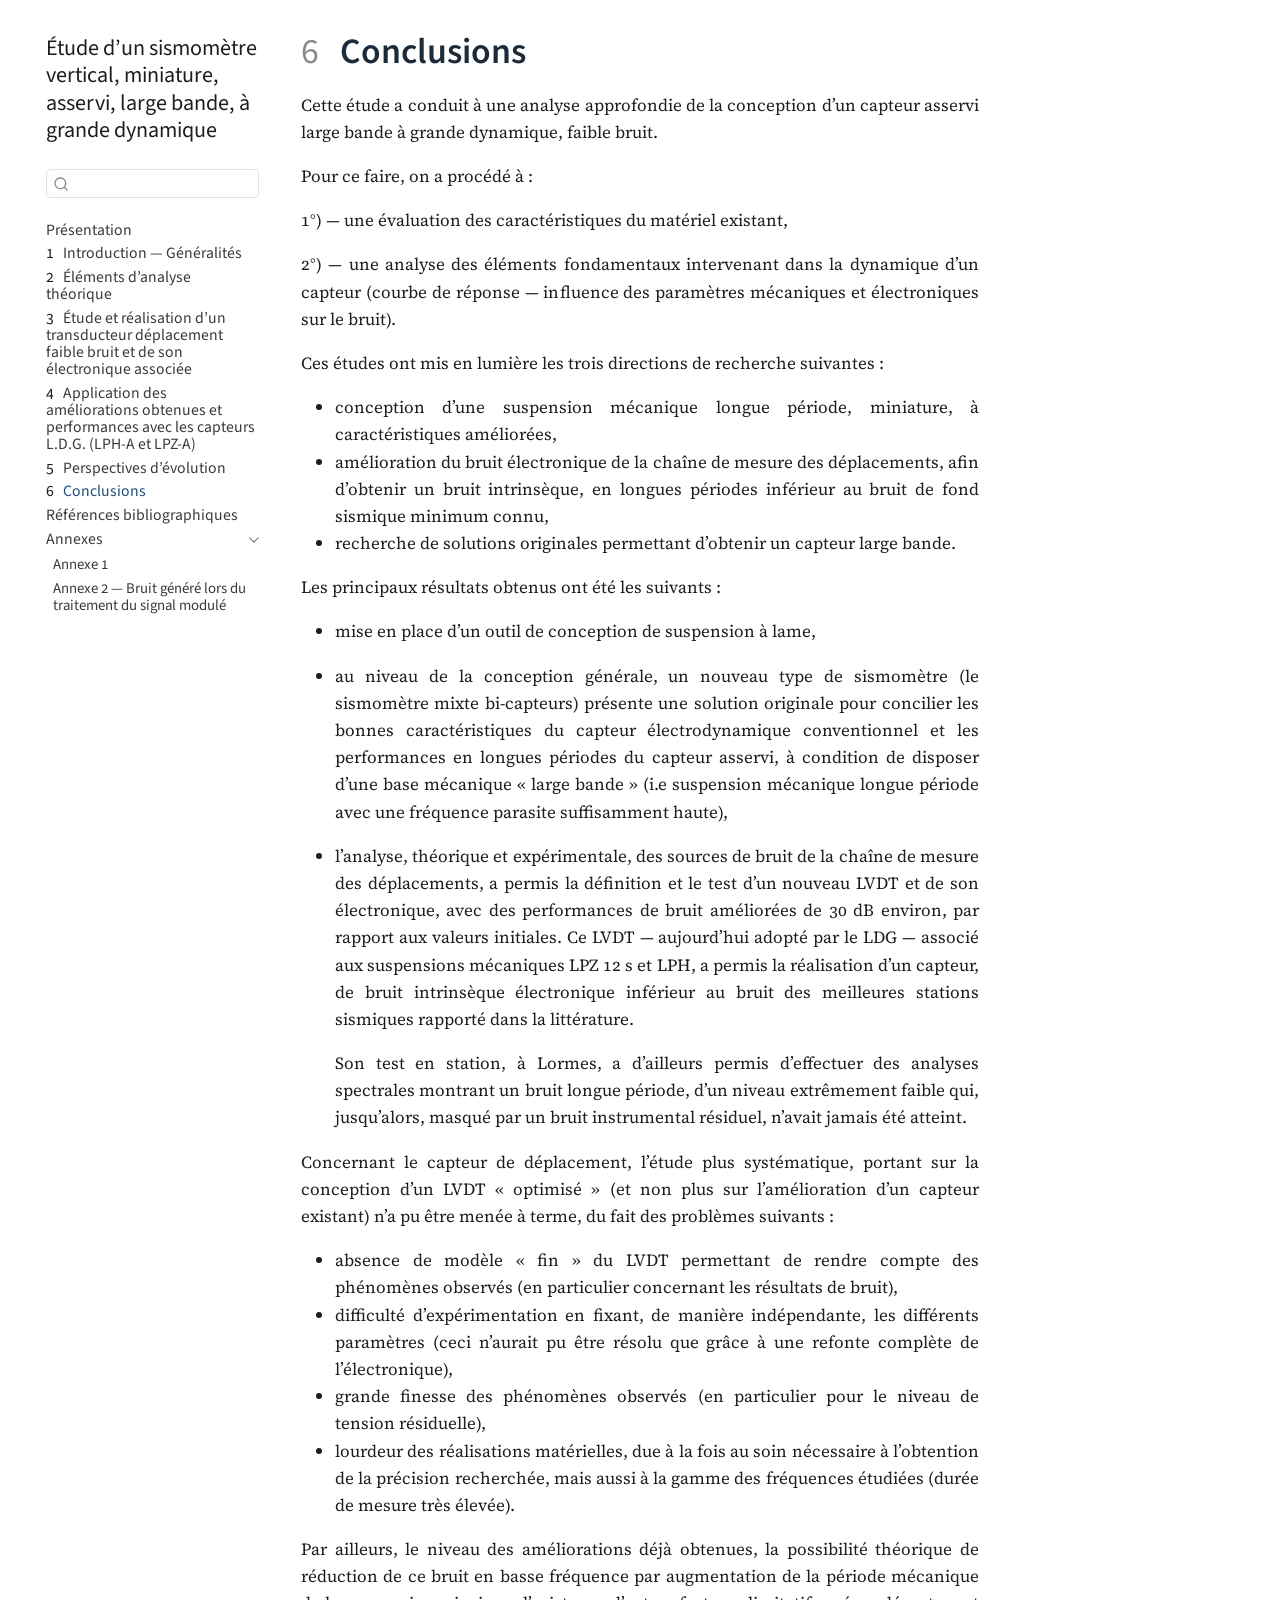
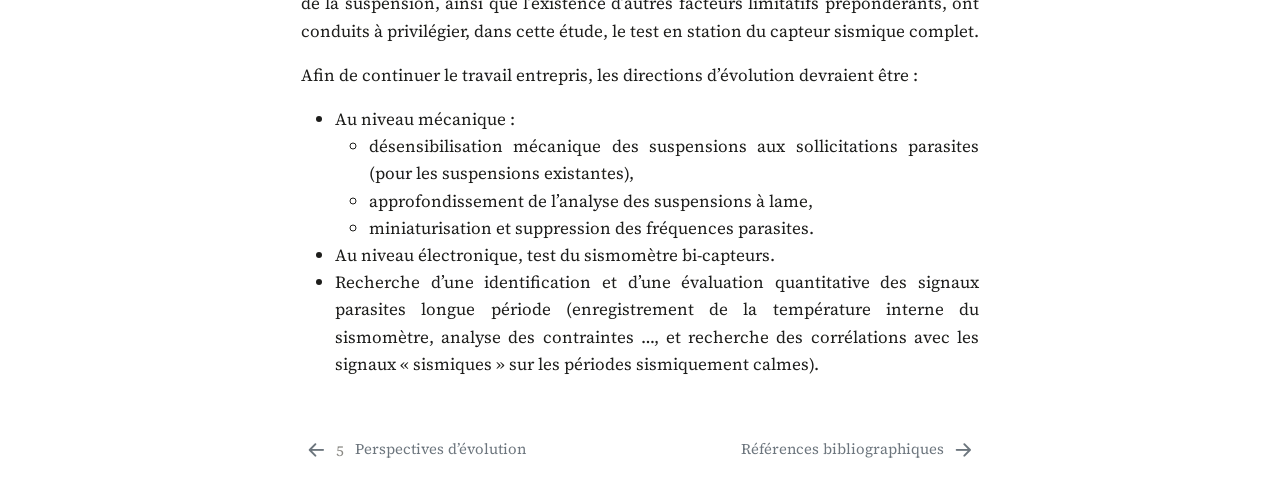
<file: picot-1988-sismometre/_book/chapitres/06-conclusions.html>
<!DOCTYPE html>
<html xmlns="http://www.w3.org/1999/xhtml" lang="fr" xml:lang="fr"><head>

<meta charset="utf-8">
<meta name="generator" content="quarto-1.9.37">

<meta name="viewport" content="width=device-width, initial-scale=1.0, user-scalable=yes">


<title>6&nbsp; Conclusions – Étude d'un sismomètre vertical, miniature, asservi, large bande, à grande dynamique</title>
<style>
/* Default styles provided by pandoc.
** See https://pandoc.org/MANUAL.html#variables-for-html for config info.
*/
code{white-space: pre-wrap;}
span.smallcaps{font-variant: small-caps;}
div.columns{display: flex; gap: min(4vw, 1.5em);}
div.column{flex: auto; overflow-x: auto;}
div.hanging-indent{margin-left: 1.5em; text-indent: -1.5em;}
ul.task-list{list-style: none;}
ul.task-list li input[type="checkbox"] {
  width: 0.8em;
  margin: 0 0.8em 0.2em -1em; /* quarto-specific, see https://github.com/quarto-dev/quarto-cli/issues/4556 */ 
  vertical-align: middle;
}
/* CSS for citations */
div.csl-bib-body { }
div.csl-entry {
  clear: both;
}
.hanging-indent div.csl-entry {
  margin-left:2em;
  text-indent:-2em;
}
div.csl-left-margin {
  min-width:2em;
  float:left;
}
div.csl-right-inline {
  margin-left:2em;
  padding-left:1em;
}
div.csl-indent {
  margin-left: 2em;
}</style>


<script src="../site_libs/quarto-nav/quarto-nav.js"></script>
<script src="../site_libs/quarto-nav/headroom.min.js"></script>
<script src="../site_libs/clipboard/clipboard.min.js"></script>
<script src="../site_libs/quarto-search/autocomplete.umd.js"></script>
<script src="../site_libs/quarto-search/fuse.min.js"></script>
<script src="../site_libs/quarto-search/quarto-search.js"></script>
<meta name="quarto:offset" content="../">
<link href="../chapitres/references.html" rel="next">
<link href="../chapitres/05-perspectives.html" rel="prev">
<script src="../site_libs/quarto-html/quarto.js" type="module"></script>
<script src="../site_libs/quarto-html/tabsets/tabsets.js" type="module"></script>
<script src="../site_libs/quarto-html/popper.min.js"></script>
<script src="../site_libs/quarto-html/tippy.umd.min.js"></script>
<script src="../site_libs/quarto-html/anchor.min.js"></script>
<link href="../site_libs/quarto-html/tippy.css" rel="stylesheet">
<link href="../site_libs/quarto-html/quarto-syntax-highlighting-7f8f88aac4f3542376d5c11b86a4c14d.css" rel="stylesheet" id="quarto-text-highlighting-styles">
<script src="../site_libs/bootstrap/bootstrap.min.js"></script>
<link href="../site_libs/bootstrap/bootstrap-icons.css" rel="stylesheet">
<link href="../site_libs/bootstrap/bootstrap-9441525fbf0580c0fd63f04cdcee687d.min.css" rel="stylesheet" append-hash="true" id="quarto-bootstrap" data-mode="light">
<script id="quarto-search-options" type="application/json">{
  "location": "sidebar",
  "copy-button": false,
  "collapse-after": 3,
  "panel-placement": "start",
  "type": "textbox",
  "limit": 50,
  "keyboard-shortcut": [
    "f",
    "/",
    "s"
  ],
  "show-item-context": false,
  "language": {
    "search-no-results-text": "Pas de résultats",
    "search-matching-documents-text": "documents trouvés",
    "search-copy-link-title": "Copier le lien vers la recherche",
    "search-hide-matches-text": "Cacher les correspondances additionnelles",
    "search-more-match-text": "correspondance de plus dans ce document",
    "search-more-matches-text": "correspondances de plus dans ce document",
    "search-clear-button-title": "Effacer",
    "search-text-placeholder": "",
    "search-detached-cancel-button-title": "Annuler",
    "search-submit-button-title": "Envoyer",
    "search-label": "Recherche"
  }
}</script>
<style>html{ scroll-behavior: smooth; }</style>


</head>

<body class="nav-sidebar floating quarto-light">

<div id="quarto-search-results"></div>
  <header id="quarto-header" class="headroom fixed-top">
  <nav class="quarto-secondary-nav">
    <div class="container-fluid d-flex">
      <button type="button" class="quarto-btn-toggle btn" data-bs-toggle="collapse" role="button" data-bs-target=".quarto-sidebar-collapse-item" aria-controls="quarto-sidebar" aria-expanded="false" aria-label="Basculer la barre latérale" onclick="if (window.quartoToggleHeadroom) { window.quartoToggleHeadroom(); }">
        <i class="bi bi-layout-text-sidebar-reverse"></i>
      </button>
        <nav class="quarto-page-breadcrumbs" aria-label="breadcrumb"><ol class="breadcrumb"><li class="breadcrumb-item"><a href="../chapitres/06-conclusions.html"><span class="chapter-number">6</span>&nbsp; <span class="chapter-title">Conclusions</span></a></li></ol></nav>
        <a class="flex-grow-1" role="navigation" data-bs-toggle="collapse" data-bs-target=".quarto-sidebar-collapse-item" aria-controls="quarto-sidebar" aria-expanded="false" aria-label="Basculer la barre latérale" onclick="if (window.quartoToggleHeadroom) { window.quartoToggleHeadroom(); }">      
        </a>
      <button type="button" class="btn quarto-search-button" aria-label="Recherche" onclick="window.quartoOpenSearch();">
        <i class="bi bi-search"></i>
      </button>
    </div>
  </nav>
</header>
<!-- content -->
<div id="quarto-content" class="quarto-container page-columns page-rows-contents page-layout-article">
<!-- sidebar -->
  <nav id="quarto-sidebar" class="sidebar collapse collapse-horizontal quarto-sidebar-collapse-item sidebar-navigation floating overflow-auto">
    <div class="pt-lg-2 mt-2 text-left sidebar-header">
    <div class="sidebar-title mb-0 py-0">
      <a href="../">Étude d’un sismomètre vertical, miniature, asservi, large bande, à grande dynamique</a> 
    </div>
      </div>
        <div class="mt-2 flex-shrink-0 align-items-center">
        <div class="sidebar-search">
        <div id="quarto-search" class="" title="Recherche"></div>
        </div>
        </div>
    <div class="sidebar-menu-container"> 
    <ul class="list-unstyled mt-1">
        <li class="sidebar-item">
  <div class="sidebar-item-container"> 
  <a href="../index.html" class="sidebar-item-text sidebar-link">
 <span class="menu-text">Présentation</span></a>
  </div>
</li>
        <li class="sidebar-item">
  <div class="sidebar-item-container"> 
  <a href="../chapitres/01-introduction.html" class="sidebar-item-text sidebar-link">
 <span class="menu-text"><span class="chapter-number">1</span>&nbsp; <span class="chapter-title">Introduction — Généralités</span></span></a>
  </div>
</li>
        <li class="sidebar-item">
  <div class="sidebar-item-container"> 
  <a href="../chapitres/02-elements-theoriques.html" class="sidebar-item-text sidebar-link">
 <span class="menu-text"><span class="chapter-number">2</span>&nbsp; <span class="chapter-title">Éléments d’analyse théorique</span></span></a>
  </div>
</li>
        <li class="sidebar-item">
  <div class="sidebar-item-container"> 
  <a href="../chapitres/03-transducteur.html" class="sidebar-item-text sidebar-link">
 <span class="menu-text"><span class="chapter-number">3</span>&nbsp; <span class="chapter-title">Étude et réalisation d’un transducteur déplacement faible bruit et de son électronique associée</span></span></a>
  </div>
</li>
        <li class="sidebar-item">
  <div class="sidebar-item-container"> 
  <a href="../chapitres/04-application.html" class="sidebar-item-text sidebar-link">
 <span class="menu-text"><span class="chapter-number">4</span>&nbsp; <span class="chapter-title">Application des améliorations obtenues et performances avec les capteurs L.D.G. (LPH-A et LPZ-A)</span></span></a>
  </div>
</li>
        <li class="sidebar-item">
  <div class="sidebar-item-container"> 
  <a href="../chapitres/05-perspectives.html" class="sidebar-item-text sidebar-link">
 <span class="menu-text"><span class="chapter-number">5</span>&nbsp; <span class="chapter-title">Perspectives d’évolution</span></span></a>
  </div>
</li>
        <li class="sidebar-item">
  <div class="sidebar-item-container"> 
  <a href="../chapitres/06-conclusions.html" class="sidebar-item-text sidebar-link active">
 <span class="menu-text"><span class="chapter-number">6</span>&nbsp; <span class="chapter-title">Conclusions</span></span></a>
  </div>
</li>
        <li class="sidebar-item">
  <div class="sidebar-item-container"> 
  <a href="../chapitres/references.html" class="sidebar-item-text sidebar-link">
 <span class="menu-text">Références bibliographiques</span></a>
  </div>
</li>
        <li class="sidebar-item sidebar-item-section">
      <div class="sidebar-item-container"> 
            <a class="sidebar-item-text sidebar-link text-start" data-bs-toggle="collapse" data-bs-target="#quarto-sidebar-section-1" role="navigation" aria-expanded="true">
 <span class="menu-text">Annexes</span></a>
          <a class="sidebar-item-toggle text-start" data-bs-toggle="collapse" data-bs-target="#quarto-sidebar-section-1" role="navigation" aria-expanded="true" aria-label="Basculer la section">
            <i class="bi bi-chevron-right ms-2"></i>
          </a> 
      </div>
      <ul id="quarto-sidebar-section-1" class="collapse list-unstyled sidebar-section depth1 show">  
          <li class="sidebar-item">
  <div class="sidebar-item-container"> 
  <a href="../chapitres/annexe-1.html" class="sidebar-item-text sidebar-link">
 <span class="menu-text">Annexe 1</span></a>
  </div>
</li>
          <li class="sidebar-item">
  <div class="sidebar-item-container"> 
  <a href="../chapitres/annexe-2.html" class="sidebar-item-text sidebar-link">
 <span class="menu-text">Annexe 2 — Bruit généré lors du traitement du signal modulé</span></a>
  </div>
</li>
      </ul>
  </li>
    </ul>
    </div>
</nav>
<div id="quarto-sidebar-glass" class="quarto-sidebar-collapse-item" data-bs-toggle="collapse" data-bs-target=".quarto-sidebar-collapse-item"></div>
<!-- margin-sidebar -->
    <div id="quarto-margin-sidebar" class="sidebar margin-sidebar zindex-bottom">
        
    </div>
<!-- main -->
<main class="content" id="quarto-document-content">

<header id="title-block-header" class="quarto-title-block default">
<div class="quarto-title">
<h1 class="title"><span class="chapter-number">6</span>&nbsp; <span class="chapter-title">Conclusions</span></h1>
</div>



<div class="quarto-title-meta">

    
  
    
  </div>
  


</header>


<!-- p. 196 -->
<p>Cette étude a conduit à une analyse approfondie de la conception d’un capteur asservi large bande à grande dynamique, faible bruit.</p>
<p>Pour ce faire, on a procédé à&nbsp;:</p>
<p>1°) — une évaluation des caractéristiques du matériel existant,</p>
<p>2°) — une analyse des éléments fondamentaux intervenant dans la dynamique d’un capteur (courbe de réponse — influence des paramètres mécaniques et électroniques sur le bruit).</p>
<p>Ces études ont mis en lumière les trois directions de recherche suivantes&nbsp;:</p>
<ul>
<li>conception d’une suspension mécanique longue période, miniature, à caractéristiques améliorées,</li>
<li>amélioration du bruit électronique de la chaîne de mesure des déplacements, afin d’obtenir un bruit intrinsèque, en longues périodes inférieur au bruit de fond sismique minimum connu,</li>
<li>recherche de solutions originales permettant d’obtenir un capteur large bande.</li>
</ul>
<!-- p. 197 -->
<p>Les principaux résultats obtenus ont été les suivants&nbsp;:</p>
<ul>
<li><p>mise en place d’un outil de conception de suspension à lame,</p></li>
<li><p>au niveau de la conception générale, un nouveau type de sismomètre (le sismomètre mixte bi-capteurs) présente une solution originale pour concilier les bonnes caractéristiques du capteur électrodynamique conventionnel et les performances en longues périodes du capteur asservi, à condition de disposer d’une base mécanique «&nbsp;large bande&nbsp;» (i.e suspension mécanique longue période avec une fréquence parasite suffisamment haute),</p></li>
<li><p>l’analyse, théorique et expérimentale, des sources de bruit de la chaîne de mesure des déplacements, a permis la définition et le test d’un nouveau LVDT et de son électronique, avec des performances de bruit améliorées de 30 dB environ, par rapport aux valeurs initiales. Ce LVDT — aujourd’hui adopté par le LDG — associé aux suspensions mécaniques LPZ 12 s et LPH, a permis la réalisation d’un capteur, de bruit intrinsèque électronique inférieur au bruit des meilleures stations sismiques rapporté dans la littérature.</p>
<p>Son test en station, à Lormes, a d’ailleurs permis d’effectuer des analyses spectrales montrant un bruit longue période, d’un niveau extrêmement faible qui, jusqu’alors, masqué par un bruit instrumental résiduel, n’avait jamais été atteint.</p></li>
</ul>
<!-- p. 198 -->
<p>Concernant le capteur de déplacement, l’étude plus systématique, portant sur la conception d’un LVDT «&nbsp;optimisé&nbsp;» (et non plus sur l’amélioration d’un capteur existant) n’a pu être menée à terme, du fait des problèmes suivants&nbsp;:</p>
<ul>
<li>absence de modèle «&nbsp;fin&nbsp;» du LVDT permettant de rendre compte des phénomènes observés (en particulier concernant les résultats de bruit),</li>
<li>difficulté d’expérimentation en fixant, de manière indépendante, les différents paramètres (ceci n’aurait pu être résolu que grâce à une refonte complète de l’électronique),</li>
<li>grande finesse des phénomènes observés (en particulier pour le niveau de tension résiduelle),</li>
<li>lourdeur des réalisations matérielles, due à la fois au soin nécessaire à l’obtention de la précision recherchée, mais aussi à la gamme des fréquences étudiées (durée de mesure très élevée).</li>
</ul>
<p>Par ailleurs, le niveau des améliorations déjà obtenues, la possibilité théorique de réduction de ce bruit en basse fréquence par augmentation de la période mécanique de la suspension, ainsi que l’existence d’autres facteurs limitatifs prépondérants, ont conduits à privilégier, dans cette étude, le test en station du capteur sismique complet.</p>
<!-- p. 199 -->
<p>Afin de continuer le travail entrepris, les directions d’évolution devraient être&nbsp;:</p>
<ul>
<li>Au niveau mécanique&nbsp;:
<ul>
<li>désensibilisation mécanique des suspensions aux sollicitations parasites (pour les suspensions existantes),</li>
<li>approfondissement de l’analyse des suspensions à lame,</li>
<li>miniaturisation et suppression des fréquences parasites.</li>
</ul></li>
<li>Au niveau électronique, test du sismomètre bi-capteurs.</li>
<li>Recherche d’une identification et d’une évaluation quantitative des signaux parasites longue période (enregistrement de la température interne du sismomètre, analyse des contraintes …, et recherche des corrélations avec les signaux «&nbsp;sismiques&nbsp;» sur les périodes sismiquement calmes).</li>
</ul>


<div id="refs" class="references csl-bib-body hanging-indent" role="list" style="display: none">
<div id="ref-agnew1978" class="csl-entry" role="listitem">
Agnew, D. C., et J. Berger. 1978. <span>«&nbsp;Vertical seismic noise at very low frequencies&nbsp;»</span>. <em>J. Geophys. Res.</em> 83: 5420‑24.
</div>
<div id="ref-brune1959" class="csl-entry" role="listitem">
Brune, J. N., et J. E. Olivier. 1959. <span>«&nbsp;The seismic noise at the Earth’s surface&nbsp;»</span>. <em>Bull. Seismol. Soc. Amer.</em> 49: 349‑53.
</div>
<div id="ref-fix1973" class="csl-entry" role="listitem">
Fix, J. E. 1973. <span>«&nbsp;Theoretical and observed noise in a high sensivity long-period seismogram&nbsp;»</span>. <em>Bull. Seismol. Soc. Amer.</em> 63: 1979‑98.
</div>
<div id="ref-fouquet1986" class="csl-entry" role="listitem">
Fouquet, D. 1986. <em>Compte-rendu de la mission d’installation de la station longue période de Pamatai</em>. Rapport interne. Laboratoire de Détection et de Géophysique.
</div>
<div id="ref-herbin1982" class="csl-entry" role="listitem">
Herbin, E. 1982. <span>«&nbsp;The resolution of seismic instruments in treaty verification research&nbsp;»</span>. <em>Bull. Seismol. Soc. Amer.</em> 72: 561‑67.
</div>
<div id="ref-iris1984" class="csl-entry" role="listitem">
IRIS. 1984. <em>Science plan for a new Global Seismographic Network</em>. Incorporated Research Institutions for Seismology.
</div>
<div id="ref-melton1971" class="csl-entry" role="listitem">
Melton, B. S. 1971. <span>«&nbsp;The <span>LaCoste</span> suspension: principles and practice&nbsp;»</span>. <em>Geophys. J. Roy. astr. Soc.</em> 22: 521‑43.
</div>
<div id="ref-melton1976" class="csl-entry" role="listitem">
Melton, B. S. 1976. <span>«&nbsp;The sensivity and dynamic range of inertial seismographs&nbsp;»</span>. <em>Revs. Geophys. Space Phys.</em> 14: 93‑116.
</div>
<div id="ref-usher1978" class="csl-entry" role="listitem">
Usher, M. J., C. Guralp, et R. F. Burch. 1978. <span>«&nbsp;The design of miniature wideband seismometers&nbsp;»</span>. <em>Geophys. J. Roy. astr. Soc.</em> 55: 605‑13.
</div>
<div id="ref-weinstein1965" class="csl-entry" role="listitem">
Weinstein, M. D. 1965. <span>«&nbsp;Flexure pivot bearings&nbsp;»</span>. <em>Mach. Des.</em> 37: 136‑57.
</div>
<div id="ref-wielandt1982" class="csl-entry" role="listitem">
Wielandt, E., et G. Strieckeisen. 1982. <span>«&nbsp;The leaf-spring seismometer: design and performance&nbsp;»</span>. <em>Bull. Seismol. Soc. Amer.</em> 72: 2349‑67.
</div>
</div>

</main> <!-- /main -->
<script id="quarto-html-after-body" type="application/javascript">
  window.document.addEventListener("DOMContentLoaded", function (event) {
    const icon = "";
    const anchorJS = new window.AnchorJS();
    anchorJS.options = {
      placement: 'right',
      icon: icon
    };
    anchorJS.add('.anchored');
    const isCodeAnnotation = (el) => {
      for (const clz of el.classList) {
        if (clz.startsWith('code-annotation-')) {                     
          return true;
        }
      }
      return false;
    }
    const onCopySuccess = function(e) {
      // button target
      const button = e.trigger;
      // don't keep focus
      button.blur();
      // flash "checked"
      button.classList.add('code-copy-button-checked');
      var currentTitle = button.getAttribute("title");
      button.setAttribute("title", "Copié");
      let tooltip;
      if (window.bootstrap) {
        button.setAttribute("data-bs-toggle", "tooltip");
        button.setAttribute("data-bs-placement", "left");
        button.setAttribute("data-bs-title", "Copié");
        tooltip = new bootstrap.Tooltip(button, 
          { trigger: "manual", 
            customClass: "code-copy-button-tooltip",
            offset: [0, -8]});
        tooltip.show();    
      }
      setTimeout(function() {
        if (tooltip) {
          tooltip.hide();
          button.removeAttribute("data-bs-title");
          button.removeAttribute("data-bs-toggle");
          button.removeAttribute("data-bs-placement");
        }
        button.setAttribute("title", currentTitle);
        button.classList.remove('code-copy-button-checked');
      }, 1000);
      // clear code selection
      e.clearSelection();
    }
    const getTextToCopy = function(trigger) {
      const outerScaffold = trigger.parentElement.cloneNode(true);
      const codeEl = outerScaffold.querySelector('code');
      for (const childEl of codeEl.children) {
        if (isCodeAnnotation(childEl)) {
          childEl.remove();
        }
      }
      return codeEl.innerText;
    }
    const clipboard = new window.ClipboardJS('.code-copy-button:not([data-in-quarto-modal])', {
      text: getTextToCopy
    });
    clipboard.on('success', onCopySuccess);
    if (window.document.getElementById('quarto-embedded-source-code-modal')) {
      const clipboardModal = new window.ClipboardJS('.code-copy-button[data-in-quarto-modal]', {
        text: getTextToCopy,
        container: window.document.getElementById('quarto-embedded-source-code-modal')
      });
      clipboardModal.on('success', onCopySuccess);
    }
      var localhostRegex = new RegExp(/^(?:http|https):\/\/localhost\:?[0-9]*\//);
      var mailtoRegex = new RegExp(/^mailto:/);
        var filterRegex = new RegExp('/' + window.location.host + '/');
      var isInternal = (href) => {
          return filterRegex.test(href) || localhostRegex.test(href) || mailtoRegex.test(href);
      }
      // Inspect non-navigation links and adorn them if external
     var links = window.document.querySelectorAll('a[href]:not(.nav-link):not(.navbar-brand):not(.toc-action):not(.sidebar-link):not(.sidebar-item-toggle):not(.pagination-link):not(.no-external):not([aria-hidden]):not(.dropdown-item):not(.quarto-navigation-tool):not(.about-link)');
      for (var i=0; i<links.length; i++) {
        const link = links[i];
        if (!isInternal(link.href)) {
          // undo the damage that might have been done by quarto-nav.js in the case of
          // links that we want to consider external
          if (link.dataset.originalHref !== undefined) {
            link.href = link.dataset.originalHref;
          }
        }
      }
    function tippyHover(el, contentFn, onTriggerFn, onUntriggerFn) {
      const config = {
        allowHTML: true,
        maxWidth: 500,
        delay: 100,
        arrow: false,
        appendTo: function(el) {
            return el.parentElement;
        },
        interactive: true,
        interactiveBorder: 10,
        theme: 'quarto',
        placement: 'bottom-start',
      };
      if (contentFn) {
        config.content = contentFn;
      }
      if (onTriggerFn) {
        config.onTrigger = onTriggerFn;
      }
      if (onUntriggerFn) {
        config.onUntrigger = onUntriggerFn;
      }
      window.tippy(el, config); 
    }
    const noterefs = window.document.querySelectorAll('a[role="doc-noteref"]');
    for (var i=0; i<noterefs.length; i++) {
      const ref = noterefs[i];
      tippyHover(ref, function() {
        // use id or data attribute instead here
        let href = ref.getAttribute('data-footnote-href') || ref.getAttribute('href');
        try { href = new URL(href).hash; } catch {}
        const id = href.replace(/^#\/?/, "");
        const note = window.document.getElementById(id);
        if (note) {
          return note.innerHTML;
        } else {
          return "";
        }
      });
    }
    const xrefs = window.document.querySelectorAll('a.quarto-xref');
    const processXRef = (id, note) => {
      // Strip column container classes
      const stripColumnClz = (el) => {
        el.classList.remove("page-full", "page-columns");
        if (el.children) {
          for (const child of el.children) {
            stripColumnClz(child);
          }
        }
      }
      stripColumnClz(note)
      if (id === null || id.startsWith('sec-')) {
        // Special case sections, only their first couple elements
        const container = document.createElement("div");
        if (note.children && note.children.length > 2) {
          container.appendChild(note.children[0].cloneNode(true));
          for (let i = 1; i < note.children.length; i++) {
            const child = note.children[i];
            if (child.tagName === "P" && child.innerText === "") {
              continue;
            } else {
              container.appendChild(child.cloneNode(true));
              break;
            }
          }
          if (window.Quarto?.typesetMath) {
            window.Quarto.typesetMath(container);
          }
          return container.innerHTML
        } else {
          if (window.Quarto?.typesetMath) {
            window.Quarto.typesetMath(note);
          }
          return note.innerHTML;
        }
      } else {
        // Remove any anchor links if they are present
        const anchorLink = note.querySelector('a.anchorjs-link');
        if (anchorLink) {
          anchorLink.remove();
        }
        if (window.Quarto?.typesetMath) {
          window.Quarto.typesetMath(note);
        }
        if (note.classList.contains("callout")) {
          return note.outerHTML;
        } else {
          return note.innerHTML;
        }
      }
    }
    for (var i=0; i<xrefs.length; i++) {
      const xref = xrefs[i];
      tippyHover(xref, undefined, function(instance) {
        instance.disable();
        let url = xref.getAttribute('href');
        let hash = undefined; 
        if (url.startsWith('#')) {
          hash = url;
        } else {
          try { hash = new URL(url).hash; } catch {}
        }
        if (hash) {
          const id = hash.replace(/^#\/?/, "");
          const note = window.document.getElementById(id);
          if (note !== null) {
            try {
              const html = processXRef(id, note.cloneNode(true));
              instance.setContent(html);
            } finally {
              instance.enable();
              instance.show();
            }
          } else {
            // See if we can fetch this
            fetch(url.split('#')[0])
            .then(res => res.text())
            .then(html => {
              const parser = new DOMParser();
              const htmlDoc = parser.parseFromString(html, "text/html");
              const note = htmlDoc.getElementById(id);
              if (note !== null) {
                const html = processXRef(id, note);
                instance.setContent(html);
              } 
            }).finally(() => {
              instance.enable();
              instance.show();
            });
          }
        } else {
          // See if we can fetch a full url (with no hash to target)
          // This is a special case and we should probably do some content thinning / targeting
          fetch(url)
          .then(res => res.text())
          .then(html => {
            const parser = new DOMParser();
            const htmlDoc = parser.parseFromString(html, "text/html");
            const note = htmlDoc.querySelector('main.content');
            if (note !== null) {
              // This should only happen for chapter cross references
              // (since there is no id in the URL)
              // remove the first header
              if (note.children.length > 0 && note.children[0].tagName === "HEADER") {
                note.children[0].remove();
              }
              const html = processXRef(null, note);
              instance.setContent(html);
            } 
          }).finally(() => {
            instance.enable();
            instance.show();
          });
        }
      }, function(instance) {
      });
    }
        let selectedAnnoteEl;
        const selectorForAnnotation = ( cell, annotation) => {
          let cellAttr = 'data-code-cell="' + cell + '"';
          let lineAttr = 'data-code-annotation="' +  annotation + '"';
          const selector = 'span[' + cellAttr + '][' + lineAttr + ']';
          return selector;
        }
        const selectCodeLines = (annoteEl) => {
          const doc = window.document;
          const targetCell = annoteEl.getAttribute("data-target-cell");
          const targetAnnotation = annoteEl.getAttribute("data-target-annotation");
          const annoteSpan = window.document.querySelector(selectorForAnnotation(targetCell, targetAnnotation));
          const lines = annoteSpan.getAttribute("data-code-lines").split(",");
          const lineIds = lines.map((line) => {
            return targetCell + "-" + line;
          })
          let top = null;
          let height = null;
          let parent = null;
          if (lineIds.length > 0) {
              //compute the position of the single el (top and bottom and make a div)
              const el = window.document.getElementById(lineIds[0]);
              top = el.offsetTop;
              height = el.offsetHeight;
              parent = el.parentElement.parentElement;
            if (lineIds.length > 1) {
              const lastEl = window.document.getElementById(lineIds[lineIds.length - 1]);
              const bottom = lastEl.offsetTop + lastEl.offsetHeight;
              height = bottom - top;
            }
            if (top !== null && height !== null && parent !== null) {
              // cook up a div (if necessary) and position it 
              let div = window.document.getElementById("code-annotation-line-highlight");
              if (div === null) {
                div = window.document.createElement("div");
                div.setAttribute("id", "code-annotation-line-highlight");
                div.style.position = 'absolute';
                parent.appendChild(div);
              }
              div.style.top = top - 2 + "px";
              div.style.height = height + 4 + "px";
              div.style.left = 0;
              let gutterDiv = window.document.getElementById("code-annotation-line-highlight-gutter");
              if (gutterDiv === null) {
                gutterDiv = window.document.createElement("div");
                gutterDiv.setAttribute("id", "code-annotation-line-highlight-gutter");
                gutterDiv.style.position = 'absolute';
                const codeCell = window.document.getElementById(targetCell);
                const gutter = codeCell.querySelector('.code-annotation-gutter');
                gutter.appendChild(gutterDiv);
              }
              gutterDiv.style.top = top - 2 + "px";
              gutterDiv.style.height = height + 4 + "px";
            }
            selectedAnnoteEl = annoteEl;
          }
        };
        const unselectCodeLines = () => {
          const elementsIds = ["code-annotation-line-highlight", "code-annotation-line-highlight-gutter"];
          elementsIds.forEach((elId) => {
            const div = window.document.getElementById(elId);
            if (div) {
              div.remove();
            }
          });
          selectedAnnoteEl = undefined;
        };
          // Handle positioning of the toggle
      window.addEventListener(
        "resize",
        throttle(() => {
          elRect = undefined;
          if (selectedAnnoteEl) {
            selectCodeLines(selectedAnnoteEl);
          }
        }, 10)
      );
      function throttle(fn, ms) {
      let throttle = false;
      let timer;
        return (...args) => {
          if(!throttle) { // first call gets through
              fn.apply(this, args);
              throttle = true;
          } else { // all the others get throttled
              if(timer) clearTimeout(timer); // cancel #2
              timer = setTimeout(() => {
                fn.apply(this, args);
                timer = throttle = false;
              }, ms);
          }
        };
      }
        // Attach click handler to the DT
        const annoteDls = window.document.querySelectorAll('dt[data-target-cell]');
        for (const annoteDlNode of annoteDls) {
          annoteDlNode.addEventListener('click', (event) => {
            const clickedEl = event.target;
            if (clickedEl !== selectedAnnoteEl) {
              unselectCodeLines();
              const activeEl = window.document.querySelector('dt[data-target-cell].code-annotation-active');
              if (activeEl) {
                activeEl.classList.remove('code-annotation-active');
              }
              selectCodeLines(clickedEl);
              clickedEl.classList.add('code-annotation-active');
            } else {
              // Unselect the line
              unselectCodeLines();
              clickedEl.classList.remove('code-annotation-active');
            }
          });
        }
    const findCites = (el) => {
      const parentEl = el.parentElement;
      if (parentEl) {
        const cites = parentEl.dataset.cites;
        if (cites) {
          return {
            el,
            cites: cites.split(' ')
          };
        } else {
          return findCites(el.parentElement)
        }
      } else {
        return undefined;
      }
    };
    var bibliorefs = window.document.querySelectorAll('a[role="doc-biblioref"]');
    for (var i=0; i<bibliorefs.length; i++) {
      const ref = bibliorefs[i];
      const citeInfo = findCites(ref);
      if (citeInfo) {
        tippyHover(citeInfo.el, function() {
          var popup = window.document.createElement('div');
          citeInfo.cites.forEach(function(cite) {
            var citeDiv = window.document.createElement('div');
            citeDiv.classList.add('hanging-indent');
            citeDiv.classList.add('csl-entry');
            var biblioDiv = window.document.getElementById('ref-' + cite);
            if (biblioDiv) {
              citeDiv.innerHTML = biblioDiv.innerHTML;
            }
            popup.appendChild(citeDiv);
          });
          return popup.innerHTML;
        });
      }
    }
  });
  </script>
<nav class="page-navigation">
  <div class="nav-page nav-page-previous">
      <a href="../chapitres/05-perspectives.html" class="pagination-link" aria-label="Perspectives d'évolution">
        <i class="bi bi-arrow-left-short"></i> <span class="nav-page-text"><span class="chapter-number">5</span>&nbsp; <span class="chapter-title">Perspectives d’évolution</span></span>
      </a>          
  </div>
  <div class="nav-page nav-page-next">
      <a href="../chapitres/references.html" class="pagination-link" aria-label="Références bibliographiques">
        <span class="nav-page-text">Références bibliographiques</span> <i class="bi bi-arrow-right-short"></i>
      </a>
  </div>
</nav>
</div> <!-- /content -->




<script src="../site_libs/quarto-html/zenscroll-min.js"></script>
</body></html>
</file>
<file: picot-1988-sismometre/_book/site_libs/quarto-html/tippy.css>
.tippy-box[data-animation=fade][data-state=hidden]{opacity:0}[data-tippy-root]{max-width:calc(100vw - 10px)}.tippy-box{position:relative;background-color:#333;color:#fff;border-radius:4px;font-size:14px;line-height:1.4;white-space:normal;outline:0;transition-property:transform,visibility,opacity}.tippy-box[data-placement^=top]>.tippy-arrow{bottom:0}.tippy-box[data-placement^=top]>.tippy-arrow:before{bottom:-7px;left:0;border-width:8px 8px 0;border-top-color:initial;transform-origin:center top}.tippy-box[data-placement^=bottom]>.tippy-arrow{top:0}.tippy-box[data-placement^=bottom]>.tippy-arrow:before{top:-7px;left:0;border-width:0 8px 8px;border-bottom-color:initial;transform-origin:center bottom}.tippy-box[data-placement^=left]>.tippy-arrow{right:0}.tippy-box[data-placement^=left]>.tippy-arrow:before{border-width:8px 0 8px 8px;border-left-color:initial;right:-7px;transform-origin:center left}.tippy-box[data-placement^=right]>.tippy-arrow{left:0}.tippy-box[data-placement^=right]>.tippy-arrow:before{left:-7px;border-width:8px 8px 8px 0;border-right-color:initial;transform-origin:center right}.tippy-box[data-inertia][data-state=visible]{transition-timing-function:cubic-bezier(.54,1.5,.38,1.11)}.tippy-arrow{width:16px;height:16px;color:#333}.tippy-arrow:before{content:"";position:absolute;border-color:transparent;border-style:solid}.tippy-content{position:relative;padding:5px 9px;z-index:1}
</file>
<file: picot-1988-sismometre/_book/site_libs/quarto-html/quarto-syntax-highlighting-7f8f88aac4f3542376d5c11b86a4c14d.css>
/* quarto syntax highlight colors */
:root {
  --quarto-hl-ot-color: #003B4F;
  --quarto-hl-at-color: #657422;
  --quarto-hl-ss-color: #20794D;
  --quarto-hl-an-color: #5E5E5E;
  --quarto-hl-fu-color: #4758AB;
  --quarto-hl-st-color: #20794D;
  --quarto-hl-cf-color: #003B4F;
  --quarto-hl-op-color: #5E5E5E;
  --quarto-hl-er-color: #AD0000;
  --quarto-hl-bn-color: #AD0000;
  --quarto-hl-al-color: #AD0000;
  --quarto-hl-va-color: #111111;
  --quarto-hl-bu-color: inherit;
  --quarto-hl-ex-color: inherit;
  --quarto-hl-pp-color: #AD0000;
  --quarto-hl-in-color: #5E5E5E;
  --quarto-hl-vs-color: #20794D;
  --quarto-hl-wa-color: #5E5E5E;
  --quarto-hl-do-color: #5E5E5E;
  --quarto-hl-im-color: #00769E;
  --quarto-hl-ch-color: #20794D;
  --quarto-hl-dt-color: #AD0000;
  --quarto-hl-fl-color: #AD0000;
  --quarto-hl-co-color: #5E5E5E;
  --quarto-hl-cv-color: #5E5E5E;
  --quarto-hl-cn-color: #8f5902;
  --quarto-hl-sc-color: #5E5E5E;
  --quarto-hl-dv-color: #AD0000;
  --quarto-hl-kw-color: #003B4F;
}

/* other quarto variables */
:root {
  --quarto-font-monospace: SFMono-Regular, Menlo, Monaco, Consolas, "Liberation Mono", "Courier New", monospace;
}

/* syntax highlight based on Pandoc's rules */
pre > code.sourceCode > span {
  color: #003B4F;
}

code.sourceCode > span {
  color: #003B4F;
}

div.sourceCode,
div.sourceCode pre.sourceCode {
  color: #003B4F;
}

/* Normal */
code span {
  color: #003B4F;
}

/* Alert */
code span.al {
  color: #AD0000;
  font-style: inherit;
}

/* Annotation */
code span.an {
  color: #5E5E5E;
  font-style: inherit;
}

/* Attribute */
code span.at {
  color: #657422;
  font-style: inherit;
}

/* BaseN */
code span.bn {
  color: #AD0000;
  font-style: inherit;
}

/* BuiltIn */
code span.bu {
  font-style: inherit;
}

/* ControlFlow */
code span.cf {
  color: #003B4F;
  font-weight: bold;
  font-style: inherit;
}

/* Char */
code span.ch {
  color: #20794D;
  font-style: inherit;
}

/* Constant */
code span.cn {
  color: #8f5902;
  font-style: inherit;
}

/* Comment */
code span.co {
  color: #5E5E5E;
  font-style: inherit;
}

/* CommentVar */
code span.cv {
  color: #5E5E5E;
  font-style: italic;
}

/* Documentation */
code span.do {
  color: #5E5E5E;
  font-style: italic;
}

/* DataType */
code span.dt {
  color: #AD0000;
  font-style: inherit;
}

/* DecVal */
code span.dv {
  color: #AD0000;
  font-style: inherit;
}

/* Error */
code span.er {
  color: #AD0000;
  font-style: inherit;
}

/* Extension */
code span.ex {
  font-style: inherit;
}

/* Float */
code span.fl {
  color: #AD0000;
  font-style: inherit;
}

/* Function */
code span.fu {
  color: #4758AB;
  font-style: inherit;
}

/* Import */
code span.im {
  color: #00769E;
  font-style: inherit;
}

/* Information */
code span.in {
  color: #5E5E5E;
  font-style: inherit;
}

/* Keyword */
code span.kw {
  color: #003B4F;
  font-weight: bold;
  font-style: inherit;
}

/* Operator */
code span.op {
  color: #5E5E5E;
  font-style: inherit;
}

/* Other */
code span.ot {
  color: #003B4F;
  font-style: inherit;
}

/* Preprocessor */
code span.pp {
  color: #AD0000;
  font-style: inherit;
}

/* SpecialChar */
code span.sc {
  color: #5E5E5E;
  font-style: inherit;
}

/* SpecialString */
code span.ss {
  color: #20794D;
  font-style: inherit;
}

/* String */
code span.st {
  color: #20794D;
  font-style: inherit;
}

/* Variable */
code span.va {
  color: #111111;
  font-style: inherit;
}

/* VerbatimString */
code span.vs {
  color: #20794D;
  font-style: inherit;
}

/* Warning */
code span.wa {
  color: #5E5E5E;
  font-style: italic;
}

.prevent-inlining {
  content: "</";
}

/*# sourceMappingURL=789ad8cd35626ba772517505b42a116e.css.map */
</file>
